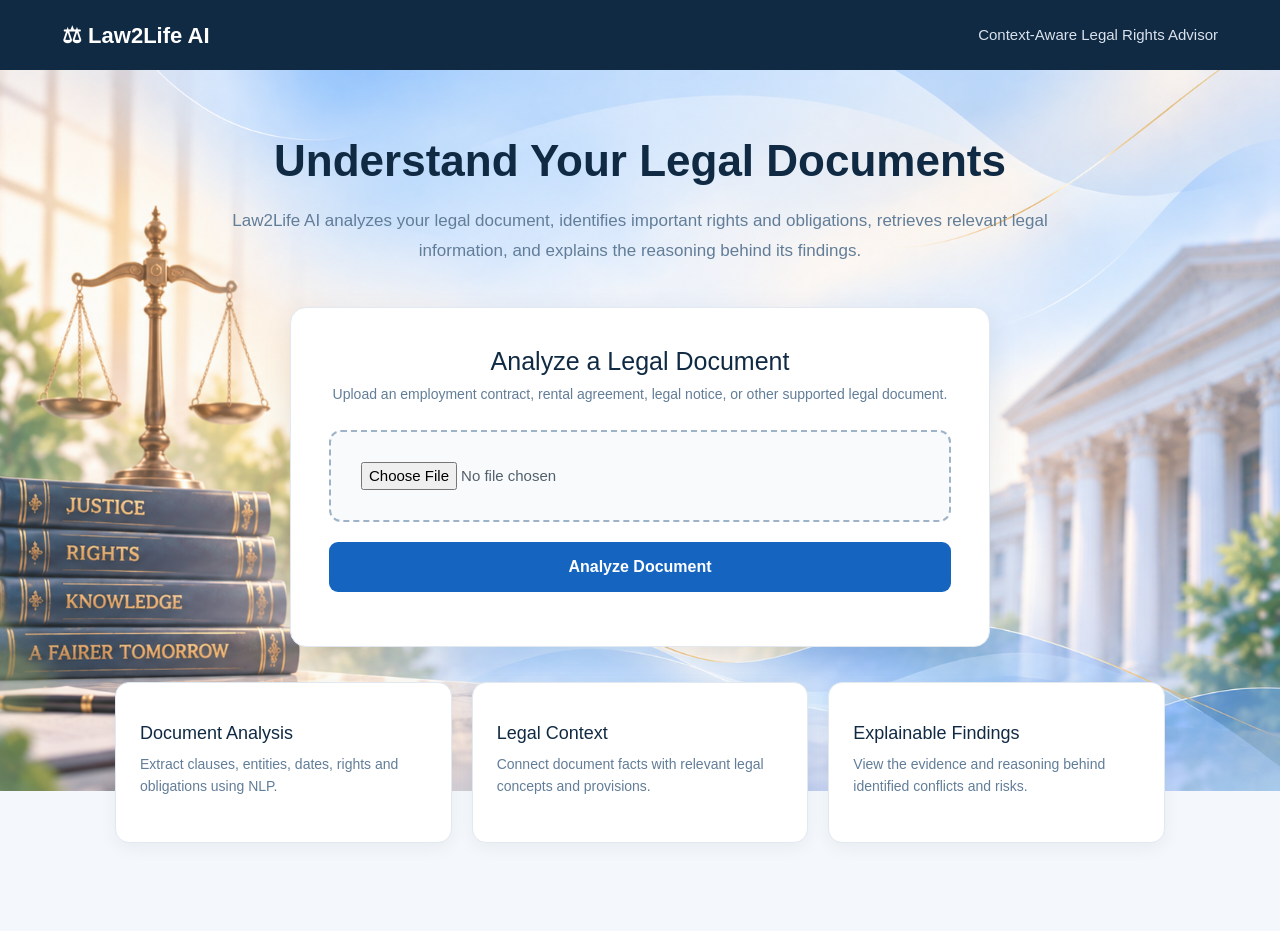
<file: frontend/index.html>
<!DOCTYPE html>
<html lang="en">

<head>
    <meta charset="UTF-8">
    <meta name="viewport" content="width=device-width, initial-scale=1.0">

    <title>Law2Life AI</title>

    <link href="https://cdn.jsdelivr.net/npm/bootstrap@5.3.3/dist/css/bootstrap.min.css" rel="stylesheet">

    <link rel="stylesheet" href="css/style.css">
</head>

<body>

    <nav class="navbar navbar-dark">
        <div class="container">
            <a class="navbar-brand" href="index.html">
                ⚖ Law2Life AI
            </a>

            <span class="navbar-text">
                Context-Aware Legal Rights Advisor
            </span>
        </div>
    </nav>


    <section class="hero">

        <div class="container">

            <div class="hero-content">

                <h1>Understand Your Legal Documents</h1>

                <p class="hero-subtitle">
                    Law2Life AI analyzes your legal document, identifies
                    important rights and obligations, retrieves relevant
                    legal information, and explains the reasoning behind
                    its findings.
                </p>


                <div class="upload-card">

                    <h3>Analyze a Legal Document</h3>

                    <p class="upload-description">
                        Upload an employment contract, rental agreement,
                        legal notice, or other supported legal document.
                    </p>

                    <form id="uploadForm">

                        <div class="file-input">

                            <input type="file" id="documentFile" accept=".pdf,.docx,.png,.jpg,.jpeg" required>

                        </div>


                        <button type="submit" class="btn analyze-btn">
                            Analyze Document
                        </button>

                    </form>


                    <div id="uploadStatus"></div>

                </div>


                <div class="feature-section">

                    <div class="feature-card">

                        <div class="feature-icon"></div>

                        <h4>Document Analysis</h4>

                        <p>
                            Extract clauses, entities, dates,
                            rights and obligations using NLP.
                        </p>

                    </div>


                    <div class="feature-card">

                        <div class="feature-icon"></div>

                        <h4>Legal Context</h4>

                        <p>
                            Connect document facts with relevant
                            legal concepts and provisions.
                        </p>

                    </div>


                    <div class="feature-card">

                        <div class="feature-icon"></div>

                        <h4>Explainable Findings</h4>

                        <p>
                            View the evidence and reasoning behind
                            identified conflicts and risks.
                        </p>

                    </div>

                </div>


            </div>

        </div>

    </section>


    <script src="js/upload.js"></script>

</body>

</html>
</file>
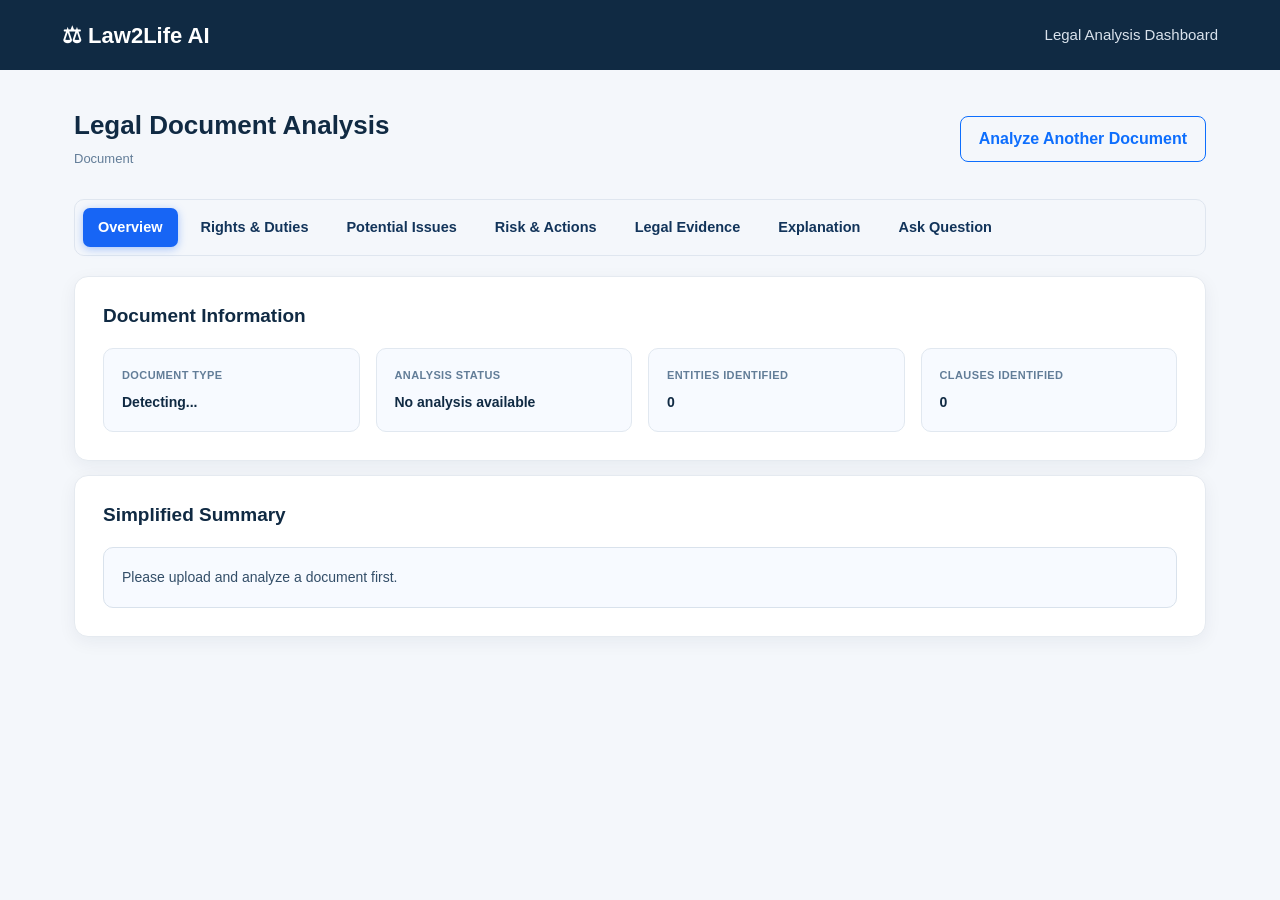
<file: frontend/dashboard.html>
<!DOCTYPE html>
<html lang="en">

<head>

    <meta charset="UTF-8">

    <meta name="viewport" content="width=device-width, initial-scale=1.0">

    <title>Law2Life AI - Analysis Dashboard</title>

    <link href="https://cdn.jsdelivr.net/npm/bootstrap@5.3.3/dist/css/bootstrap.min.css" rel="stylesheet">

    <link rel="stylesheet" href="css/style.css">

</head>


<body>

    <!-- ================= NAVBAR ================= -->

    <nav class="navbar navbar-dark">

        <div class="container">

            <a class="navbar-brand" href="index.html">
                ⚖ Law2Life AI
            </a>

            <span class="navbar-text">
                Legal Analysis Dashboard
            </span>

        </div>

    </nav>


    <!-- ================= MAIN DASHBOARD ================= -->

    <main class="dashboard-container">

        <!-- HEADER -->

        <div class="dashboard-header">

            <div>

                <h1>Legal Document Analysis</h1>

                <p id="documentName">
                    Document
                </p>

            </div>


            <a href="index.html" class="btn btn-outline-primary">
                Analyze Another Document
            </a>

        </div>


        <!-- ================= DASHBOARD TABS ================= -->

        <div class="dashboard-tabs">

            <button class="dashboard-tab active" data-tab="overview">
                Overview
            </button>

            <button class="dashboard-tab" data-tab="rights">
                Rights & Duties
            </button>

            <button class="dashboard-tab" data-tab="conflicts">
                Potential Issues
            </button>

            <button class="dashboard-tab" data-tab="risk">
                Risk & Actions
            </button>

            <button class="dashboard-tab" data-tab="evidence">
                Legal Evidence
            </button>

            <button class="dashboard-tab" data-tab="explanation">
                Explanation
            </button>

            <button class="dashboard-tab" data-tab="questions">
                Ask Question
            </button>

        </div>


        <!-- ================= DOCUMENT INFORMATION ================= -->

        <section class="dashboard-card tab-content active-tab" data-tab-content="overview">


            <h2>Document Information</h2>

            <div class="info-grid">

                <div class="info-item">

                    <span class="info-label">
                        Document Type
                    </span>

                    <strong id="documentType">
                        Detecting...
                    </strong>

                </div>


                <div class="info-item">

                    <span class="info-label">
                        Analysis Status
                    </span>

                    <strong id="analysisStatus">
                        Processing
                    </strong>

                </div>


                <div class="info-item">

                    <span class="info-label">
                        Entities Identified
                    </span>

                    <strong id="entityCount">
                        0
                    </strong>

                </div>


                <div class="info-item">

                    <span class="info-label">
                        Clauses Identified
                    </span>

                    <strong id="clauseCount">
                        0
                    </strong>

                </div>

            </div>

        </section>


        <!-- ================= SUMMARY ================= -->

        <section class="dashboard-card tab-content active-tab" data-tab-content="overview">

            <h2> Simplified Summary</h2>

            <div id="summary" class="result-box">
                Analyzing document...
            </div>

        </section>


        <!-- ================= RIGHTS + OBLIGATIONS ================= -->

        <div class="dashboard-row tab-content" data-tab-content="rights">

            <!-- RIGHTS -->

            <section class="dashboard-card half-card">

                <h2> Your Rights</h2>

                <div id="rightsContainer">

                    <p class="empty-message">
                        No rights identified yet.
                    </p>

                </div>

            </section>


            <!-- OBLIGATIONS -->

            <section class="dashboard-card half-card">

                <h2>⚠ Your Obligations</h2>

                <div id="obligationsContainer">

                    <p class="empty-message">
                        No obligations identified yet.
                    </p>

                </div>

            </section>

        </div>


        <!-- ================= DEADLINES + PENALTIES ================= -->

        <div class="dashboard-row tab-content" data-tab-content="rights">


            <section class="dashboard-card half-card">

                <h2>Important Deadlines</h2>

                <div id="deadlinesContainer">

                    <p class="empty-message">
                        No deadlines identified.
                    </p>

                </div>

            </section>


            <section class="dashboard-card half-card">

                <h2>⚠ Penalties / Consequences</h2>

                <div id="penaltiesContainer">

                    <p class="empty-message">
                        No penalties identified.
                    </p>

                </div>

            </section>

        </div>

        <!-- ===================================================== -->
        <!-- CORE NOVELTY: CONFLICT DETECTION                      -->
        <!-- ===================================================== -->

        <section class="dashboard-card novelty-card tab-content" data-tab-content="conflicts">

            <div class="section-heading">

                <div>

                    <span class="novelty-label">
                        CONTEXT-AWARE REASONING
                    </span>

                    <h2>
                        Potential Issues
                    </h2>

                </div>

            </div>


            <p class="section-description">

                The system reviews important clauses against
                relevant legal information and identifies areas
                that may require further verification.

            </p>


            <div id="conflictsContainer">

                <div class="empty-message">
                    No potential conflicts detected.
                </div>

            </div>

        </section>


        <!-- ===================================================== -->
        <!-- RISK ASSESSMENT                                      -->
        <!-- ===================================================== -->

        <section class="dashboard-card novelty-card tab-content" data-tab-content="risk">

            <div class="risk-header">

                <div>

                    <span class="novelty-label">
                        CONTEXT-AWARE RISK ANALYSIS
                    </span>

                    <h2>
                        Risk Assessment
                    </h2>

                </div>


                <div id="riskLevel" class="risk-badge">
                    CALCULATING
                </div>

            </div>


            <div id="riskExplanation" class="result-box">
                Risk factors are being analyzed.
            </div>


            <h3 class="sub-heading">
                Risk Factors
            </h3>


            <div id="riskFactorsContainer">

                <p class="empty-message">
                    No risk factors available.
                </p>

            </div>

        </section>


        <!-- ===================================================== -->
        <!-- POSSIBLE ACTIONS                                     -->
        <!-- ===================================================== -->

        <section class="dashboard-card novelty-card tab-content" data-tab-content="risk">

            <span class="novelty-label">
                EVIDENCE-BACKED GUIDANCE
            </span>

            <h2>
                Possible Next Actions
            </h2>


            <p class="section-description">

                These are possible information-based next steps
                derived from the identified document context,
                legal evidence and detected issues.

            </p>


            <div id="actionsContainer">

                <p class="empty-message">
                    No actions available yet.
                </p>

            </div>

        </section>


        <!-- ===================================================== -->
        <!-- LEGAL EVIDENCE                                      -->
        <!-- ===================================================== -->

        <section class="dashboard-card tab-content" data-tab-content="evidence">

            <h2> Supporting Legal Evidence</h2>


            <p class="section-description">

                Important findings should be traceable to the
                document clauses and retrieved legal sources
                used during analysis.

            </p>


            <div id="evidenceContainer">

                <p class="empty-message">
                    No supporting evidence available.
                </p>

            </div>

        </section>


        <!-- ===================================================== -->
        <!-- EXPLAINABILITY                                      -->
        <!-- ===================================================== -->

        <section class="dashboard-card novelty-card tab-content" data-tab-content="explanation">

            <span class="novelty-label">
                EXPLAINABLE REASONING
            </span>

            <h2>
                Why Did the System Reach This Finding?
            </h2>


            <div id="explanationContainer">

                <div class="reasoning-step">

                    <div class="step-number">
                        1
                    </div>

                    <div>

                        <strong>
                            Document Evidence
                        </strong>

                        <p>
                            Extracted facts and clauses from
                            the uploaded document.
                        </p>

                    </div>

                </div>


                <div class="reasoning-step">

                    <div class="step-number">
                        2
                    </div>

                    <div>

                        <strong>
                            Legal Evidence
                        </strong>

                        <p>
                            Relevant legal provisions retrieved
                            using semantic similarity.
                        </p>

                    </div>

                </div>


                <div class="reasoning-step">

                    <div class="step-number">
                        3
                    </div>

                    <div>

                        <strong>
                            Knowledge Graph Relationship
                        </strong>

                        <p>
                            Relationships between the document
                            facts and legal concepts are examined.
                        </p>

                    </div>

                </div>


                <div class="reasoning-step">

                    <div class="step-number">
                        4
                    </div>

                    <div>

                        <strong>
                            Context-Aware Reasoning
                        </strong>

                        <p>
                            The system evaluates applicable
                            conditions, conflicts and risk factors.
                        </p>

                    </div>

                </div>


                <div class="reasoning-step">

                    <div class="step-number">
                        5
                    </div>

                    <div>

                        <strong>
                            Explainable Finding
                        </strong>

                        <p>
                            The result is presented together
                            with its supporting evidence.
                        </p>

                    </div>

                </div>

            </div>

        </section>


        <!-- ===================================================== -->
        <!-- QUESTION ANSWERING                                  -->
        <!-- ===================================================== -->

        <section class="dashboard-card question-card tab-content" data-tab-content="questions">

            <h2>Ask About Your Document</h2>

            <p class="section-description">

                Ask questions about the uploaded document.
                Answers will be grounded in the document and
                relevant legal evidence.

            </p>


            <div class="question-input-row">

                <input type="text" id="questionInput" class="form-control"
                    placeholder="Example: What is my notice period?">


                <button id="askButton" class="btn ask-btn">
                    Ask
                </button>

            </div>


            <div id="answerContainer" class="answer-box">

                Your answer will appear here.

            </div>

        </section>



    </main>


    <script src="js/dashboard.js"></script>

</body>

</html>
</file>
<file: frontend/css/style.css>
/* =========================================================
   LAW2LIFE AI
   GLOBAL STYLES
   ========================================================= */

* {
    margin: 0;
    padding: 0;
    box-sizing: border-box;
}

body {
    font-family: Arial, Helvetica, sans-serif;
    background: #f4f7fb;
    color: #1f2937;
    line-height: 1.6;
}

a {
    text-decoration: none;
}


/* =========================================================
   NAVBAR
   ========================================================= */

.navbar {
    background: #102a43 !important;
    min-height: 70px;
    padding: 0;
}

.navbar .container {
    max-width: 1180px;
}

.navbar-brand {
    color: #ffffff !important;
    font-size: 22px;
    font-weight: 700;
}

.navbar-text {
    color: #d9e2ec !important;
    font-size: 15px;
}


/* =========================================================
   HOME PAGE
   ========================================================= */

.hero {
    min-height: calc(100vh - 70px);
    padding: 65px 20px 70px;

    background-image:
        linear-gradient(
            rgba(244, 247, 251, 0.15),
            rgba(244, 247, 251, 0.15)
        ),
        url("../images/law-background.png");

    background-size: 100% auto;
    background-position:center top;
    background-repeat: no-repeat;
}

.hero-content {
    max-width: 1120px;
    margin: 0 auto;
    text-align: center;
}

.hero h1 {
    font-size: 44px;
    line-height: 1.2;
    font-weight: 700;
    color: #102a43;
    margin-bottom: 18px;
}

.hero-subtitle {
    max-width: 820px;
    margin: 0 auto;
    font-size: 17px;
    line-height: 1.8;
    color: #627d98;
}


/* =========================================================
   UPLOAD CARD
   ========================================================= */

.upload-card {
    max-width: 700px;
    margin: 40px auto 35px;
    background: #ffffff;
    padding: 38px;
    border-radius: 16px;
    border: 1px solid #e1e8f0;
    box-shadow: 0 10px 30px rgba(16, 42, 67, 0.08);
    text-align: left;
}

.upload-card h3 {
    color: #102a43;
    font-size: 25px;
    margin-bottom: 8px;
    text-align: center;
}

.upload-description {
    color: #627d98;
    margin-bottom: 25px;
    text-align: center;
}


/* =========================================================
   FILE INPUT
   ========================================================= */

.file-input {
    border: 2px dashed #9fb3c8;
    padding: 30px;
    border-radius: 12px;
    margin-bottom: 20px;
    background: #f8fafc;
    text-align: center;
    transition: 0.2s ease;
}

.file-input:hover {
    border-color: #1565c0;
    background: #f5f9ff;
}

.file-input input[type="file"] {
    width: 100%;
    font-size: 15px;
    color: #52606d;
}


/* =========================================================
   ANALYZE BUTTON
   ========================================================= */

.analyze-btn {
    width: 100%;
    background: #1565c0 !important;
    color: #ffffff !important;
    border: none;
    padding: 13px 20px;
    border-radius: 9px;
    font-weight: 600;
    font-size: 16px;
    transition: 0.2s ease;
}

.analyze-btn:hover {
    background: #0d47a1 !important;
    transform: translateY(-1px);
}


/* =========================================================
   UPLOAD STATUS
   ========================================================= */

#uploadStatus {
    margin-top: 16px;
    text-align: center;
    font-weight: 500;
}


/* =========================================================
   HOME FEATURE CARDS
   ========================================================= */

.feature-section {
    max-width: 1050px;
    margin: 35px auto 0;
    display: grid;
    grid-template-columns: repeat(3, 1fr);
    gap: 20px;
}

.feature-card {
    background: #ffffff;
    padding: 28px 24px;
    border-radius: 14px;
    border: 1px solid #e1e8f0;
    box-shadow: 0 5px 18px rgba(16, 42, 67, 0.05);
    text-align: left;
    transition: 0.2s ease;
}

.feature-card:hover {
    transform: translateY(-3px);
    box-shadow: 0 10px 25px rgba(16, 42, 67, 0.08);
}

.feature-icon {
    font-size: 30px;
    margin-bottom: 12px;
}

.feature-card h4 {
    color: #102a43;
    font-size: 18px;
    margin-bottom: 8px;
}

.feature-card p {
    color: #627d98;
    line-height: 1.6;
    font-size: 14px;
}


/* =========================================================
   DISCLAIMER
   ========================================================= */

.disclaimer {
    max-width: 900px;
    margin: 35px auto 0;
    padding: 16px 20px;
    background: #fff8e1;
    border: 1px solid #f1df9a;
    border-radius: 10px;
    color: #6b5b1c;
    font-size: 13px;
    line-height: 1.6;
}


/* =========================================================
   DASHBOARD
   ========================================================= */

.dashboard-container {
    width: 100%;
    max-width: 1180px;
    margin: 0 auto;
    padding: 40px 24px 60px;
}

.dashboard-header {
    display: flex;
    justify-content: space-between;
    align-items: center;
    gap: 25px;
    margin-bottom: 30px;
}

.dashboard-header h1 {
    margin: 0;
    font-size: 36px;
    font-weight: 700;
    color: #102a43;
}

.dashboard-header p {
    margin: 8px 0 0;
    color: #627d98;
    font-size: 16px;
}

.dashboard-header .btn {
    white-space: nowrap;
    border-radius: 8px;
    padding: 10px 18px;
    font-weight: 600;
}


/* =========================================================
   DASHBOARD CARDS
   ========================================================= */

.dashboard-card {
    background: #ffffff;
    border: 1px solid #e5eaf0;
    border-radius: 14px;
    padding: 28px;
    margin-bottom: 24px;
    box-shadow: 0 5px 18px rgba(16, 42, 67, 0.06);
}

.dashboard-card h2 {
    margin: 0 0 20px;
    font-size: 23px;
    font-weight: 700;
    color: #102a43;
}

.dashboard-card h3 {
    color: #243b53;
}


/* =========================================================
   DOCUMENT INFORMATION
   ========================================================= */

.info-grid {
    display: grid;
    grid-template-columns: repeat(4, 1fr);
    gap: 16px;
}

.info-item {
    background: #f7faff;
    border: 1px solid #e1e8f0;
    border-radius: 10px;
    padding: 18px;
}

.info-label {
    display: block;
    margin-bottom: 8px;
    color: #627d98;
    font-size: 13px;
    font-weight: 600;
    text-transform: uppercase;
    letter-spacing: 0.4px;
}

.info-item strong {
    display: block;
    color: #102a43;
    font-size: 17px;
}


/* =========================================================
   RESULT BOX
   ========================================================= */

.result-box {
    background: #f7faff;
    border: 1px solid #d9e2ec;
    border-radius: 10px;
    padding: 18px;
    color: #334e68;
    line-height: 1.7;
}


/* =========================================================
   TWO COLUMN SECTIONS
   ========================================================= */

.dashboard-row {
    display: grid;
    grid-template-columns: 1fr 1fr;
    gap: 24px;
}

.half-card {
    min-width: 0;
}


/* =========================================================
   DASHBOARD LISTS
   ========================================================= */

.dashboard-card ul {
    margin: 0;
    padding-left: 22px;
}

.dashboard-card li {
    margin-bottom: 10px;
    color: #334e68;
    line-height: 1.6;
}

.dashboard-card li:last-child {
    margin-bottom: 0;
}


/* =========================================================
   EMPTY STATES
   ========================================================= */

.empty-message {
    margin: 0;
    padding: 16px;
    border-radius: 9px;
    background: #f8fafc;
    color: #829ab1;
    border: 1px dashed #cbd5e1;
}


/* =========================================================
   SECTION DESCRIPTION
   ========================================================= */

.section-description {
    color: #627d98;
    line-height: 1.7;
    margin-bottom: 22px;
}


/* =========================================================
   CONTEXT-AWARE REASONING
   ========================================================= */

.novelty-card {
    border-left: 4px solid #1565c0;
}

.novelty-label {
    display: inline-block;
    margin-bottom: 8px;
    color: #1565c0;
    font-size: 12px;
    font-weight: 700;
    letter-spacing: 1px;
}

.section-heading {
    display: flex;
    justify-content: space-between;
    align-items: center;
    gap: 20px;
}


/* =========================================================
   RISK
   ========================================================= */

.risk-header {
    display: flex;
    justify-content: space-between;
    align-items: center;
    gap: 20px;
}

.risk-badge {
    display: inline-flex;
    align-items: center;
    justify-content: center;
    min-width: 110px;
    padding: 9px 16px;
    border-radius: 20px;
    background: #eef2f7;
    color: #52606d;
    font-size: 13px;
    font-weight: 700;
    letter-spacing: 0.5px;
}

.sub-heading {
    margin-top: 25px;
    margin-bottom: 15px;
    font-size: 18px;
    font-weight: 700;
}


/* =========================================================
   ANALYSIS ITEMS
   ========================================================= */

#actionsContainer > div,
#riskFactorsContainer > div,
#evidenceContainer > div,
#conflictsContainer > div {
    background: #f8fafc;
    border: 1px solid #e1e8f0;
    border-radius: 10px;
    padding: 16px;
    margin-bottom: 12px;
}

#actionsContainer > div:last-child,
#riskFactorsContainer > div:last-child,
#evidenceContainer > div:last-child,
#conflictsContainer > div:last-child {
    margin-bottom: 0;
}


/* =========================================================
   CONFLICTS
   ========================================================= */

#conflictsContainer strong {
    color: #102a43;
}

#conflictsContainer p {
    color: #52606d;
    line-height: 1.6;
}


/* =========================================================
   EVIDENCE
   ========================================================= */

#evidenceContainer a {
    color: #1565c0;
    font-weight: 600;
}

#evidenceContainer a:hover {
    text-decoration: underline;
}


/* =========================================================
   EXPLAINABLE REASONING
   ========================================================= */

#explanationContainer {
    position: relative;
    display: flex;
    flex-direction: column;
    gap: 16px;
}

.reasoning-step {
    display: flex;
    align-items: flex-start;
    gap: 16px;
    padding: 18px;
    background: #f8fafc;
    border: 1px solid #e1e8f0;
    border-radius: 10px;
}

.step-number {
    flex: 0 0 36px;
    width: 36px;
    height: 36px;
    display: flex;
    align-items: center;
    justify-content: center;
    border-radius: 50%;
    background: #1565c0;
    color: #ffffff;
    font-weight: 700;
}

.reasoning-step strong {
    display: block;
    margin-bottom: 5px;
    color: #102a43;
}

.reasoning-step p {
    margin: 0;
    color: #627d98;
    line-height: 1.6;
}


/* =========================================================
   QUESTION ANSWERING
   ========================================================= */

.question-card {
    background: #ffffff;
}

.question-input-row {
    display: flex;
    gap: 12px;
    margin-bottom: 18px;
}

.question-input-row input {
    flex: 1;
    min-height: 46px;
    border-radius: 8px;
    border: 1px solid #bcccdc;
    padding: 10px 14px;
}

.question-input-row input:focus {
    border-color: #1565c0;
    box-shadow: 0 0 0 3px rgba(21, 101, 192, 0.12);
    outline: none;
}

.ask-btn {
    min-width: 90px;
    background: #1565c0;
    color: #ffffff;
    border-radius: 8px;
    font-weight: 600;
    padding: 10px 20px;
    border: none;
}

.ask-btn:hover {
    background: #0d47a1;
}


/* =========================================================
   ANSWER BOX
   ========================================================= */

.answer-box {
    min-height: 70px;
    padding: 18px;
    background: #f7faff;
    border: 1px solid #d9e2ec;
    border-radius: 10px;
    color: #334e68;
    line-height: 1.7;
}


/* =========================================================
   DASHBOARD DISCLAIMER
   ========================================================= */

.dashboard-disclaimer {
    margin-top: 30px;
    padding: 18px 20px;
    background: #fff8e1;
    border: 1px solid #f1df9a;
    border-radius: 10px;
    color: #6b5b1c;
    font-size: 13px;
    line-height: 1.6;
}


/* =========================================================
   RESPONSIVE DESIGN
   ========================================================= */

@media (max-width: 992px) {

    .hero h1 {
        font-size: 38px;
    }

    .feature-section {
        grid-template-columns: 1fr;
    }

    .info-grid {
        grid-template-columns: repeat(2, 1fr);
    }

    .dashboard-header h1 {
        font-size: 32px;
    }
}


@media (max-width: 768px) {

    .hero {
        padding: 45px 15px 55px;
    }

    .hero h1 {
        font-size: 32px;
    }

    .hero-subtitle {
        font-size: 15px;
    }

    .upload-card {
        padding: 25px 20px;
    }

    .feature-section {
        grid-template-columns: 1fr;
    }

    .dashboard-container {
        padding: 25px 15px 40px;
    }

    .dashboard-header {
        flex-direction: column;
        align-items: flex-start;
    }

    .dashboard-header h1 {
        font-size: 28px;
    }

    .dashboard-header .btn {
        width: 100%;
    }

    .info-grid {
        grid-template-columns: 1fr;
    }

    .dashboard-row {
        grid-template-columns: 1fr;
    }

    .dashboard-card {
        padding: 20px;
    }

    .risk-header {
        flex-direction: column;
        align-items: flex-start;
    }

    .section-heading {
        flex-direction: column;
        align-items: flex-start;
    }

    .question-input-row {
        flex-direction: column;
    }

    .ask-btn {
        width: 100%;
    }

    .navbar-text {
        display: none;
    }
}
/* ============================================================
   COMPACT DASHBOARD
   ============================================================ */

body {
    font-size: 14px;
}

h1 {
    font-size: 26px;
}

h2 {
    font-size: 20px;
}

h3 {
    font-size: 16px;
}

h4 {
    font-size: 14px;
}

p,
li,
div {
    line-height: 1.5;
}

/* Reduce spacing between dashboard sections */
section,
.dashboard-section,
.analysis-section {
    margin-bottom: 18px;
}

/* Compact cards */
.card,
.analysis-card,
.graph-reasoning-card,
.graph-concept {
    padding: 14px;
    margin-bottom: 12px;
}

/* Smaller graph text */
.graph-reasoning-card p,
.graph-concept p,
.graph-relation,
.graph-finding {
    font-size: 13px;
}

/* Smaller section descriptions */
.section-description {
    font-size: 13px;
}
/* ============================================================
   LAW2LIFE AI - DASHBOARD TABS
   ============================================================ */

.dashboard-tabs {
    display: flex;
    flex-wrap: wrap;
    gap: 8px;
    margin: 20px 0;
    padding: 8px;

    background: #f4f7fb;
    border: 1px solid #dfe6ef;
    border-radius: 10px;
}

.dashboard-tab {
    border: none;
    background: transparent;

    padding: 9px 15px;

    border-radius: 7px;

    font-size: 14.5px;
    font-weight: 700;

    color: #12345A;

    cursor: pointer;

    transition: all 0.18s ease;
}

.dashboard-tab:hover {
    background: #dbeafe;
    color: #12345A;
}

.dashboard-tab.active {
    background: #1765F5;
    color: #ffffff;
    font-weight: 700;
    box-shadow: 0 2px 8px rgba(23, 101, 245, 0.35);
}

.dashboard-tab.active:hover {
    background: #1255d6;
    color: #ffffff;
}

.tab-content {
    display: none;
}

.tab-content.active-tab {
    display: block;
}

/* Smaller dashboard text */

.dashboard-container h1 {
    font-size: 26px;
}

.dashboard-container h2 {
    font-size: 19px;
}

.dashboard-container h3 {
    font-size: 15px;
}

.dashboard-container h4 {
    font-size: 14px;
}

.dashboard-container p,
.dashboard-container li {
    font-size: 13px;
    line-height: 1.5;
}

.info-label {
    font-size: 11px;
}

.info-item strong {
    font-size: 14px;
}

.section-description {
    font-size: 13px;
}

/* Knowledge Graph */

.graph-reasoning-card {
    padding: 14px;
    margin-bottom: 12px;
}

.graph-reasoning-card p,
.graph-relation,
.graph-finding {
    font-size: 13px;
}

.graph-concept {
    padding: 10px;
    margin-top: 10px;
}

.graph-label {
    font-size: 11px;
    font-weight: 600;
}

.dashboard-card {
    margin-bottom: 14px;
}
</file>
